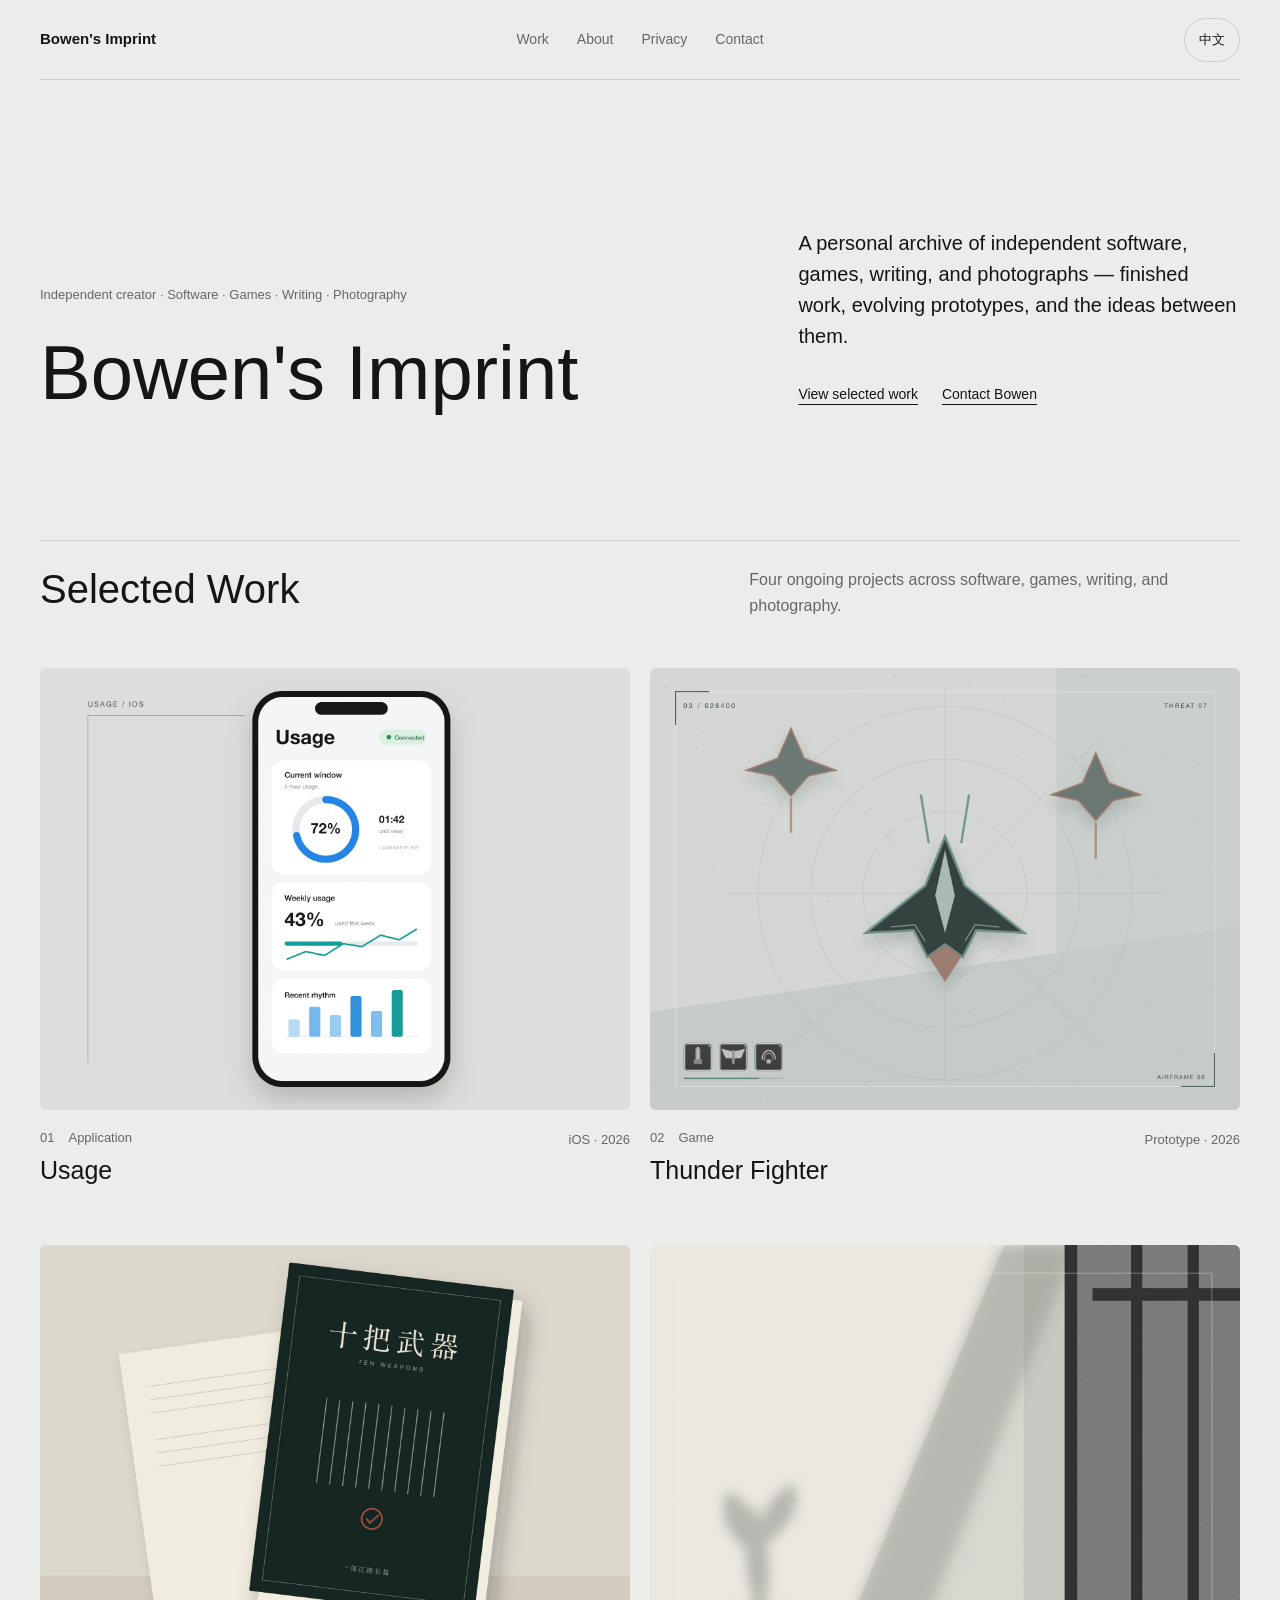
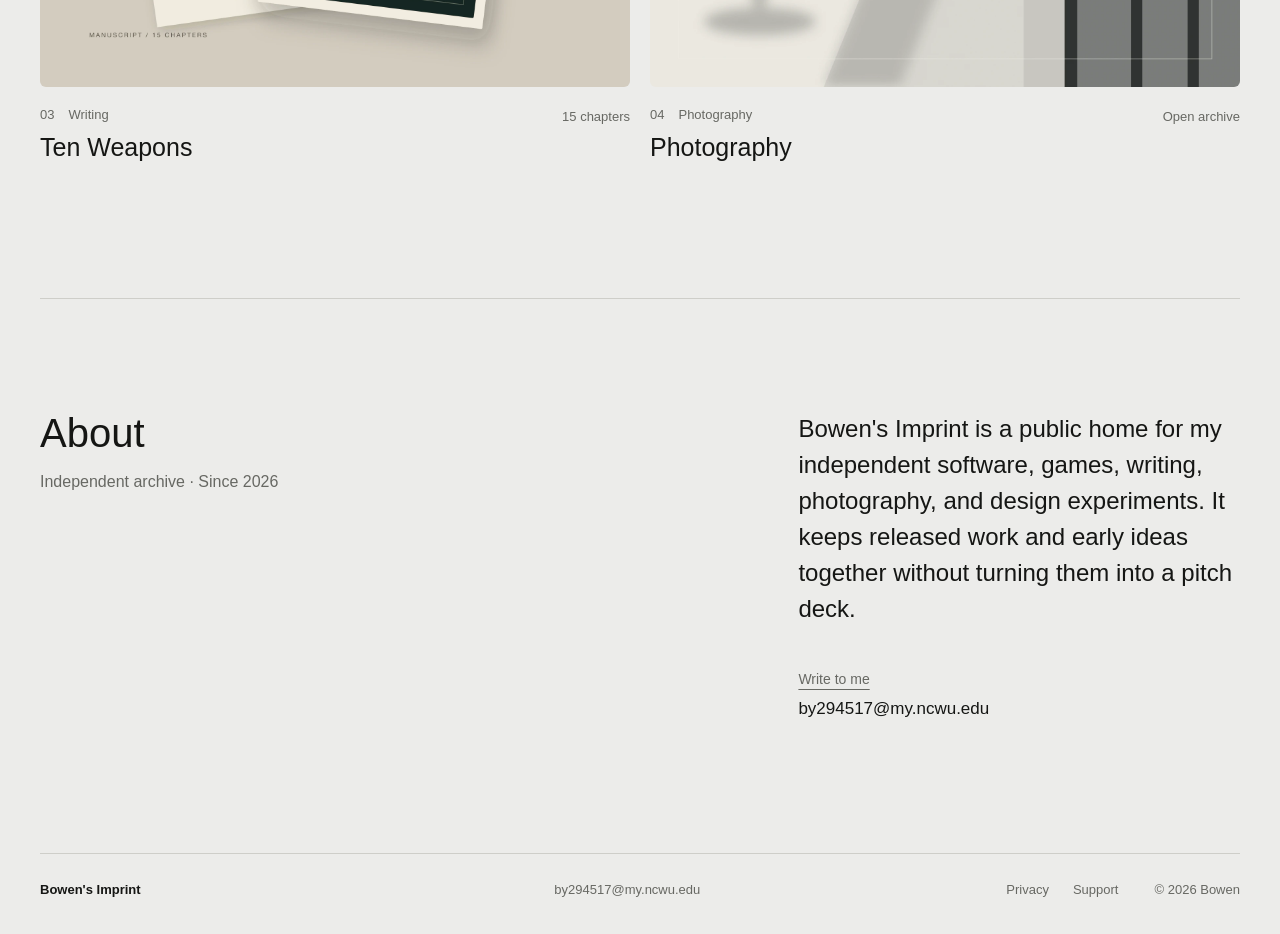
<file: index.html>
<!doctype html>
<html lang="en" data-language="en">
  <head>
    <meta charset="utf-8">
    <meta name="viewport" content="width=device-width, initial-scale=1">
    <meta name="theme-color" content="#ececea">
    <meta name="description" content="Independent software, games, writing, and photography by Bowen.">
    <title>Bowen's Imprint</title>
    <link rel="icon" href="assets/favicon.svg" type="image/svg+xml">
    <link rel="preload" href="assets/images/usage.webp" as="image" type="image/webp">
    <link rel="stylesheet" href="assets/styles.css">
    <script src="assets/i18n.js" defer></script>
    <script src="assets/main.js" defer></script>
  </head>
  <body data-page="home">
    <a class="skip-link" href="#works" data-i18n="shared.skipWorks">Skip to work</a>

    <header class="site-header">
      <div class="header-inner page-shell">
        <a class="site-mark" href="./" data-i18n="shared.brand" data-i18n-aria-label="shared.homeLabel" aria-label="Bowen's Imprint home">Bowen's Imprint</a>
        <nav class="header-nav" data-i18n-aria-label="shared.navLabel" aria-label="Primary navigation">
          <a href="#works" data-i18n="shared.navWork">Work</a>
          <a href="#about" data-i18n="shared.navAbout">About</a>
          <a href="privacy/usage/" data-i18n="shared.navPrivacy">Privacy</a>
          <a href="mailto:by294517@my.ncwu.edu" data-i18n="shared.navContact">Contact</a>
        </nav>
        <button class="language-toggle" type="button" data-language-toggle aria-label="Switch to Chinese" title="Switch to Chinese">中文</button>
      </div>
    </header>

    <main>
      <section class="hero" aria-labelledby="page-title">
        <div class="hero-grid page-shell">
          <div class="hero-heading">
            <p class="eyebrow" data-i18n="home.eyebrow">Independent creator · Software · Games · Writing · Photography</p>
            <h1 id="page-title" data-i18n="home.heroTitle">Bowen's Imprint</h1>
          </div>
          <div class="hero-copy">
            <p data-i18n="home.heroBody">A personal archive of independent software, games, writing, and photographs — finished work, evolving prototypes, and the ideas between them.</p>
            <div class="text-links">
              <a href="#works" data-i18n="home.viewWork">View selected work</a>
              <a href="mailto:by294517@my.ncwu.edu" data-i18n="home.contact">Contact Bowen</a>
            </div>
          </div>
        </div>
      </section>

      <section class="works page-shell" id="works" aria-labelledby="works-title">
        <header class="section-intro">
          <h2 id="works-title" data-i18n="home.workTitle">Selected Work</h2>
          <p data-i18n="home.workIntro">Four ongoing projects across software, games, writing, and photography.</p>
        </header>

        <div class="project-grid">
          <article class="project">
            <div class="project-visual" tabindex="0" data-project data-i18n-aria-label="home.projects.usage.aria" aria-label="Usage, an iOS application">
              <img src="assets/images/usage.webp" width="1800" height="1350" data-i18n-alt="home.projects.usage.alt" alt="Usage iOS app interface showing current and weekly AI usage" fetchpriority="high">
              <div class="project-overlay">
                <p class="project-state" data-i18n="home.projects.usage.state">Available for iOS</p>
                <div class="project-overlay-copy">
                  <p data-i18n="home.projects.usage.description">A clear view of AI usage, reset timing, and weekly rhythm.</p>
                  <nav class="project-links" data-i18n-aria-label="home.projects.usage.linksLabel" aria-label="Usage links">
                    <a href="privacy/usage/" data-i18n="home.projects.usage.privacy">Privacy</a>
                    <a href="support/usage/" data-i18n="home.projects.usage.support">Support</a>
                  </nav>
                </div>
              </div>
            </div>
            <div class="project-caption">
              <div>
                <p class="project-category"><span>01</span><span data-i18n="home.projects.usage.category">Application</span></p>
                <h3 data-i18n="home.projects.usage.title">Usage</h3>
              </div>
              <p class="project-meta" data-i18n="home.projects.usage.meta">iOS · 2026</p>
            </div>
          </article>

          <article class="project">
            <div class="project-visual" tabindex="0" data-project data-i18n-aria-label="home.projects.game.aria" aria-label="Thunder Fighter, an experimental game">
              <img src="assets/images/thunder-fighter.webp" width="1800" height="1350" data-i18n-alt="home.projects.game.alt" alt="Thunder Fighter space combat interface with aircraft, enemies, and equipment HUD" loading="lazy">
              <div class="project-overlay">
                <p class="project-state" data-i18n="home.projects.game.state">In development</p>
                <div class="project-overlay-copy">
                  <p data-i18n="home.projects.game.description">Aircraft combat shaped by pilots, equipment, systems, and upgrades.</p>
                </div>
              </div>
            </div>
            <div class="project-caption">
              <div>
                <p class="project-category"><span>02</span><span data-i18n="home.projects.game.category">Game</span></p>
                <h3 data-i18n="home.projects.game.title">Thunder Fighter</h3>
              </div>
              <p class="project-meta" data-i18n="home.projects.game.meta">Prototype · 2026</p>
            </div>
          </article>

          <article class="project">
            <div class="project-visual" tabindex="0" data-project data-i18n-aria-label="home.projects.book.aria" aria-label="Ten Weapons, a Chinese wuxia novel">
              <img src="assets/images/ten-weapons.webp" width="1800" height="1350" data-i18n-alt="home.projects.book.alt" alt="Dark green book cover for the novel Ten Weapons" loading="lazy">
              <div class="project-overlay">
                <p class="project-state" data-i18n="home.projects.book.state">Manuscript</p>
                <div class="project-overlay-copy">
                  <p data-i18n="home.projects.book.description">A long-form wuxia world told through its people and weapons.</p>
                </div>
              </div>
            </div>
            <div class="project-caption">
              <div>
                <p class="project-category"><span>03</span><span data-i18n="home.projects.book.category">Writing</span></p>
                <h3 data-i18n="home.projects.book.title">Ten Weapons</h3>
              </div>
              <p class="project-meta" data-i18n="home.projects.book.meta">15 chapters</p>
            </div>
          </article>

          <article class="project">
            <div class="project-visual" tabindex="0" data-project data-i18n-aria-label="home.projects.photography.aria" aria-label="Photography archive">
              <img src="assets/images/photography-placeholder.webp" width="1800" height="1350" data-i18n-alt="home.projects.photography.alt" alt="Quiet architectural light and shadow reserved for the photography archive" loading="lazy">
              <div class="project-overlay">
                <p class="project-state" data-i18n="home.projects.photography.state">First selection pending</p>
                <div class="project-overlay-copy">
                  <p data-i18n="home.projects.photography.description">Personal observations, travel fragments, and quiet records of place.</p>
                </div>
              </div>
            </div>
            <div class="project-caption">
              <div>
                <p class="project-category"><span>04</span><span data-i18n="home.projects.photography.category">Photography</span></p>
                <h3 data-i18n="home.projects.photography.title">Photography</h3>
              </div>
              <p class="project-meta" data-i18n="home.projects.photography.meta">Open archive</p>
            </div>
          </article>
        </div>
      </section>

      <section class="about page-shell" id="about" aria-labelledby="about-title">
        <header class="section-intro about-heading">
          <h2 id="about-title" data-i18n="home.aboutTitle">About</h2>
          <p data-i18n="home.aboutKicker">Independent archive · Since 2026</p>
        </header>
        <div class="about-copy">
          <p data-i18n="home.aboutBody">Bowen's Imprint is a public home for my independent software, games, writing, photography, and design experiments. It keeps released work and early ideas together without turning them into a pitch deck.</p>
          <a href="mailto:by294517@my.ncwu.edu">
            <span data-i18n="home.emailLabel">Write to me</span>
            <strong>by294517@my.ncwu.edu</strong>
          </a>
        </div>
      </section>
    </main>

    <footer class="site-footer" id="contact">
      <div class="footer-inner page-shell">
        <p class="footer-name" data-i18n="shared.brand">Bowen's Imprint</p>
        <a class="footer-contact" href="mailto:by294517@my.ncwu.edu">by294517@my.ncwu.edu</a>
        <nav class="footer-links" data-i18n-aria-label="shared.footerNavLabel" aria-label="Legal and support links">
          <a href="privacy/usage/" data-i18n="shared.navPrivacy">Privacy</a>
          <a href="support/usage/" data-i18n="shared.navSupport">Support</a>
        </nav>
        <p class="footer-year" data-i18n="shared.copyright">© 2026 Bowen</p>
      </div>
    </footer>
  </body>
</html>
</file>
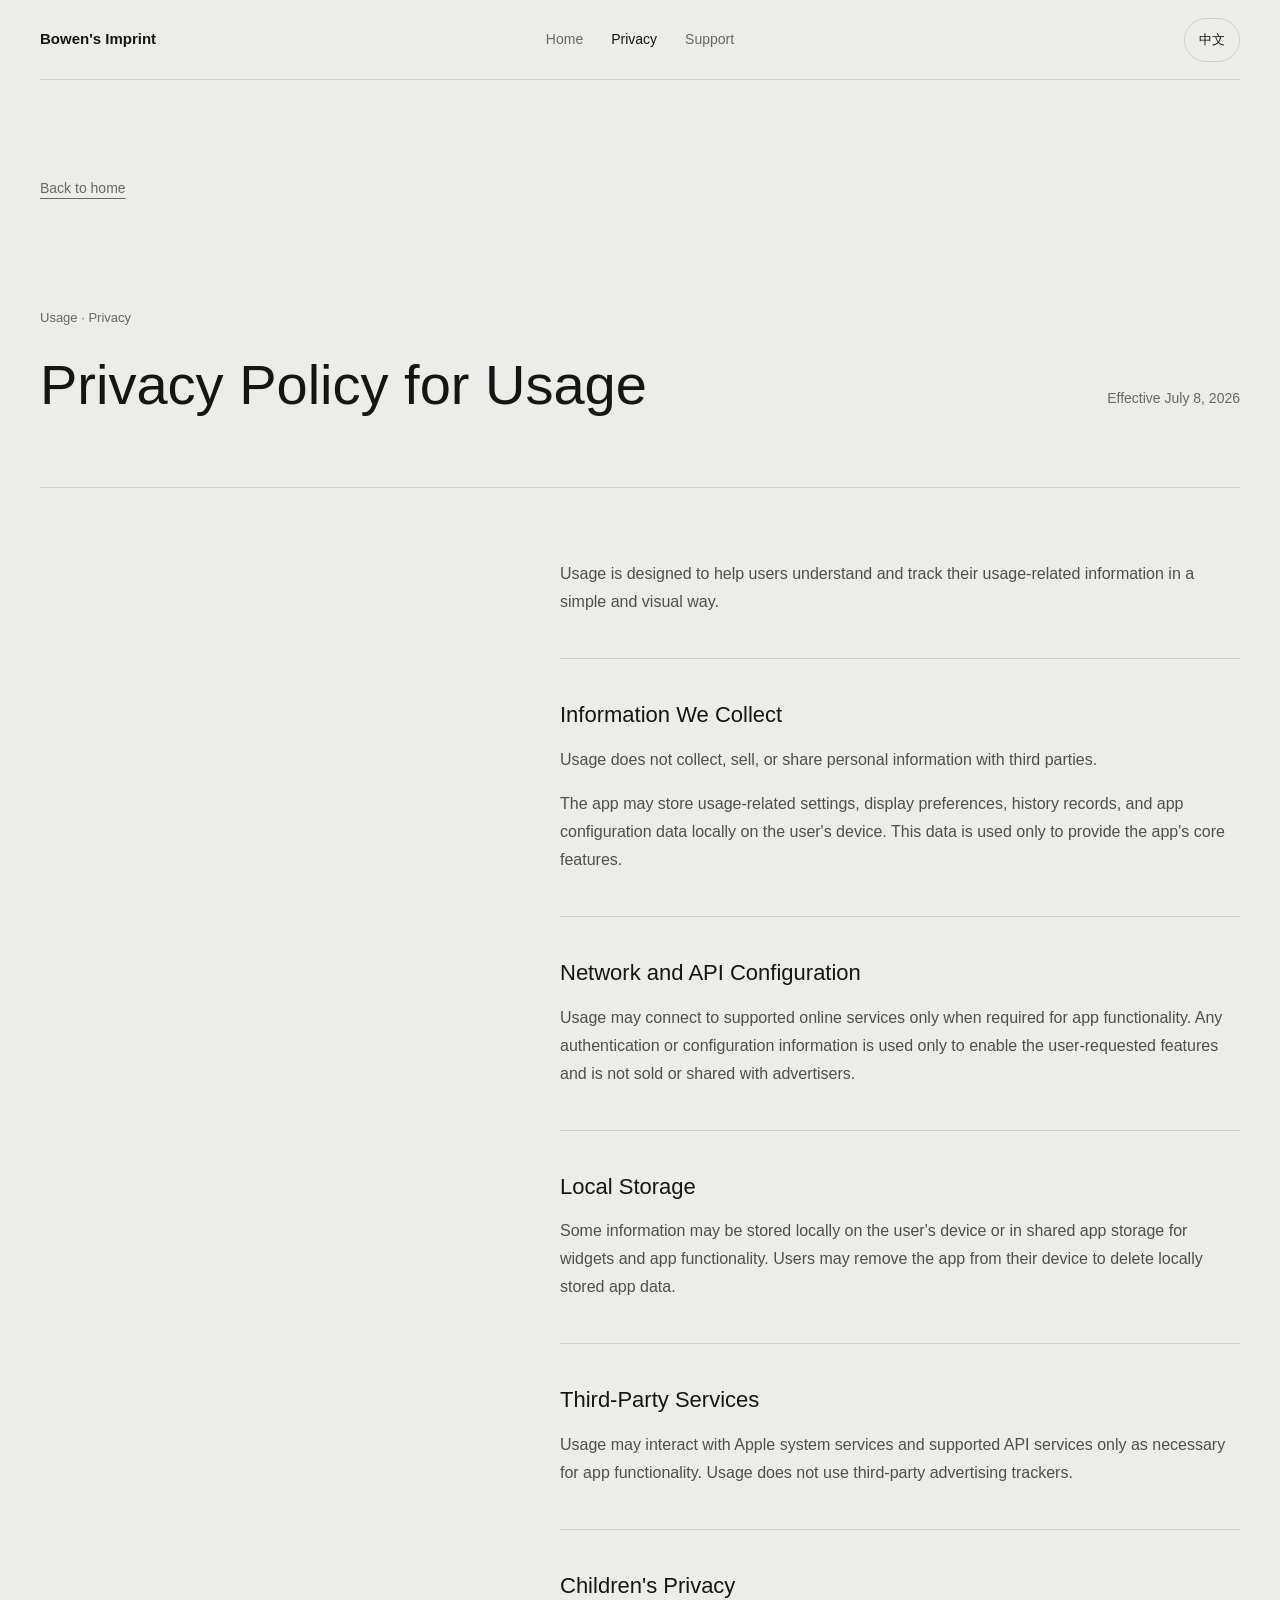
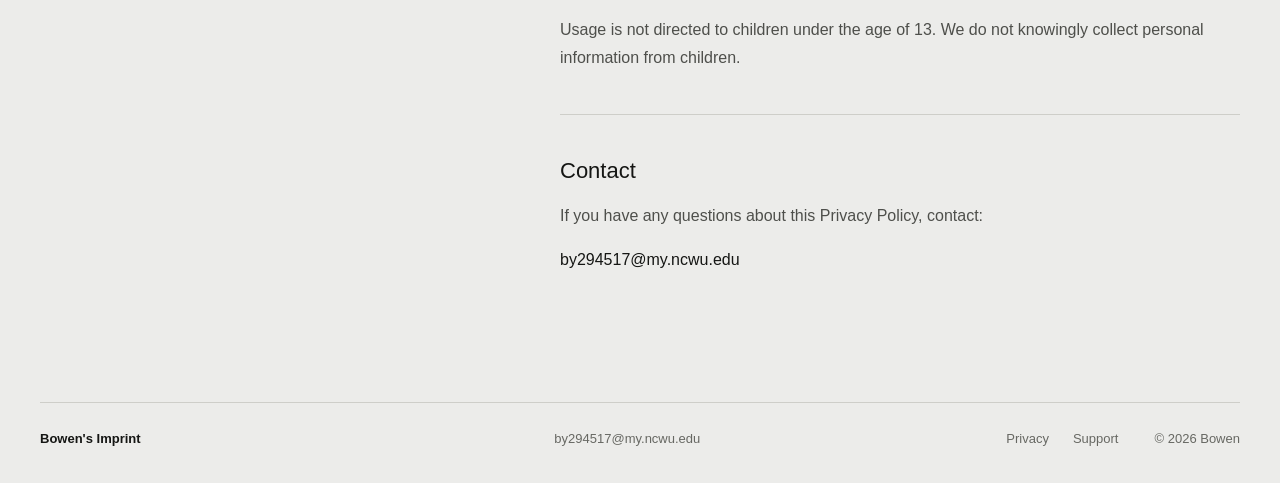
<file: privacy/usage/index.html>
<!doctype html>
<html lang="en" data-language="en">
  <head>
    <meta charset="utf-8">
    <meta name="viewport" content="width=device-width, initial-scale=1">
    <meta name="theme-color" content="#ececea">
    <meta name="description" content="Privacy Policy for Usage, an iOS app by Bowen's Imprint.">
    <title>Privacy Policy for Usage | Bowen's Imprint</title>
    <link rel="icon" href="../../assets/favicon.svg" type="image/svg+xml">
    <link rel="stylesheet" href="../../assets/styles.css">
    <script src="../../assets/i18n.js" defer></script>
    <script src="../../assets/main.js" defer></script>
  </head>
  <body class="legal-page" data-page="privacy">
    <a class="skip-link" href="#policy" data-i18n="shared.skipPolicy">Skip to privacy policy</a>

    <header class="site-header">
      <div class="header-inner page-shell">
        <a class="site-mark" href="../../" data-i18n="shared.brand" data-i18n-aria-label="shared.homeLabel" aria-label="Bowen's Imprint home">Bowen's Imprint</a>
        <nav class="header-nav" data-i18n-aria-label="shared.navLabel" aria-label="Primary navigation">
          <a href="../../" data-i18n="shared.navHome">Home</a>
          <a href="./" aria-current="page" data-i18n="shared.navPrivacy">Privacy</a>
          <a href="../../support/usage/" data-i18n="shared.navSupport">Support</a>
        </nav>
        <button class="language-toggle" type="button" data-language-toggle aria-label="Switch to Chinese" title="Switch to Chinese">中文</button>
      </div>
    </header>

    <main class="legal-main page-shell" id="policy">
      <a class="document-back" href="../../" data-i18n="privacy.back">Back to home</a>

      <header class="legal-hero">
        <p class="eyebrow" data-i18n="privacy.pageNote">Usage · Privacy</p>
        <h1 data-i18n="privacy.title">Privacy Policy for Usage</h1>
        <p class="legal-date" data-i18n="privacy.effectiveDate">Effective July 8, 2026</p>
      </header>

      <article class="legal-document">
        <p class="legal-intro" data-i18n="privacy.intro">Usage is designed to help users understand and track their usage-related information in a simple and visual way.</p>

        <section>
          <h2 data-i18n="privacy.informationTitle">Information We Collect</h2>
          <p data-i18n="privacy.informationP1">Usage does not collect, sell, or share personal information with third parties.</p>
          <p data-i18n="privacy.informationP2">The app may store usage-related settings, display preferences, history records, and app configuration data locally on the user's device. This data is used only to provide the app's core features.</p>
        </section>

        <section>
          <h2 data-i18n="privacy.networkTitle">Network and API Configuration</h2>
          <p data-i18n="privacy.networkP">Usage may connect to supported online services only when required for app functionality. Any authentication or configuration information is used only to enable the user-requested features and is not sold or shared with advertisers.</p>
        </section>

        <section>
          <h2 data-i18n="privacy.storageTitle">Local Storage</h2>
          <p data-i18n="privacy.storageP">Some information may be stored locally on the user's device or in shared app storage for widgets and app functionality. Users may remove the app from their device to delete locally stored app data.</p>
        </section>

        <section>
          <h2 data-i18n="privacy.thirdPartyTitle">Third-Party Services</h2>
          <p data-i18n="privacy.thirdPartyP">Usage may interact with Apple system services and supported API services only as necessary for app functionality. Usage does not use third-party advertising trackers.</p>
        </section>

        <section>
          <h2 data-i18n="privacy.childrenTitle">Children's Privacy</h2>
          <p data-i18n="privacy.childrenP">Usage is not directed to children under the age of 13. We do not knowingly collect personal information from children.</p>
        </section>

        <section>
          <h2 data-i18n="privacy.contactTitle">Contact</h2>
          <p data-i18n="privacy.contactP">If you have any questions about this Privacy Policy, contact:</p>
          <p><a href="mailto:by294517@my.ncwu.edu">by294517@my.ncwu.edu</a></p>
        </section>
      </article>
    </main>

    <footer class="site-footer legal-footer">
      <div class="footer-inner page-shell">
        <p class="footer-name" data-i18n="shared.brand">Bowen's Imprint</p>
        <a class="footer-contact" href="mailto:by294517@my.ncwu.edu">by294517@my.ncwu.edu</a>
        <nav class="footer-links" data-i18n-aria-label="shared.footerNavLabel" aria-label="Legal and support links">
          <a href="./" aria-current="page" data-i18n="shared.navPrivacy">Privacy</a>
          <a href="../../support/usage/" data-i18n="shared.navSupport">Support</a>
        </nav>
        <p class="footer-year" data-i18n="shared.copyright">© 2026 Bowen</p>
      </div>
    </footer>
  </body>
</html>
</file>
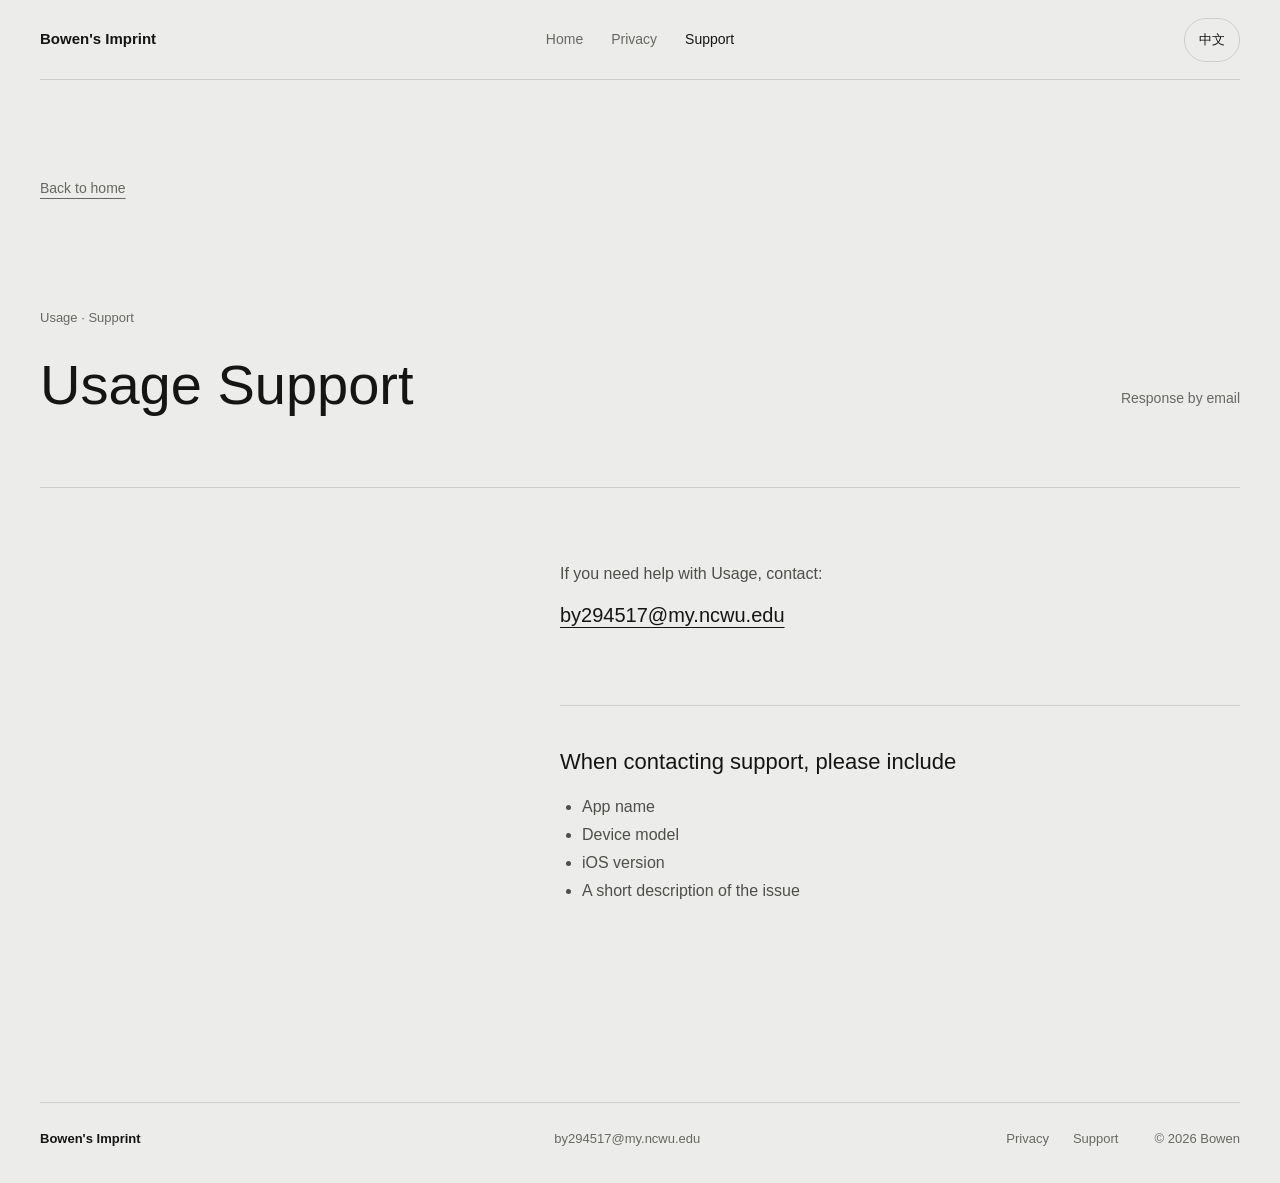
<file: support/usage/index.html>
<!doctype html>
<html lang="en" data-language="en">
  <head>
    <meta charset="utf-8">
    <meta name="viewport" content="width=device-width, initial-scale=1">
    <meta name="theme-color" content="#ececea">
    <meta name="description" content="Support for Usage, an iOS app by Bowen's Imprint.">
    <title>Usage Support | Bowen's Imprint</title>
    <link rel="icon" href="../../assets/favicon.svg" type="image/svg+xml">
    <link rel="stylesheet" href="../../assets/styles.css">
    <script src="../../assets/i18n.js" defer></script>
    <script src="../../assets/main.js" defer></script>
  </head>
  <body class="legal-page" data-page="support">
    <a class="skip-link" href="#support" data-i18n="shared.skipSupport">Skip to support</a>

    <header class="site-header">
      <div class="header-inner page-shell">
        <a class="site-mark" href="../../" data-i18n="shared.brand" data-i18n-aria-label="shared.homeLabel" aria-label="Bowen's Imprint home">Bowen's Imprint</a>
        <nav class="header-nav" data-i18n-aria-label="shared.navLabel" aria-label="Primary navigation">
          <a href="../../" data-i18n="shared.navHome">Home</a>
          <a href="../../privacy/usage/" data-i18n="shared.navPrivacy">Privacy</a>
          <a href="./" aria-current="page" data-i18n="shared.navSupport">Support</a>
        </nav>
        <button class="language-toggle" type="button" data-language-toggle aria-label="Switch to Chinese" title="Switch to Chinese">中文</button>
      </div>
    </header>

    <main class="legal-main page-shell" id="support">
      <a class="document-back" href="../../" data-i18n="support.back">Back to home</a>

      <header class="legal-hero">
        <p class="eyebrow" data-i18n="support.pageNote">Usage · Support</p>
        <h1 data-i18n="support.title">Usage Support</h1>
        <p class="legal-date" data-i18n="support.responseNote">Response by email</p>
      </header>

      <article class="legal-document support-document">
        <p class="legal-intro" data-i18n="support.intro">If you need help with Usage, contact:</p>
        <p class="support-email"><a href="mailto:by294517@my.ncwu.edu">by294517@my.ncwu.edu</a></p>

        <section>
          <h2 data-i18n="support.includeTitle">When contacting support, please include</h2>
          <ul>
            <li data-i18n="support.appName">App name</li>
            <li data-i18n="support.deviceModel">Device model</li>
            <li data-i18n="support.iosVersion">iOS version</li>
            <li data-i18n="support.issueDescription">A short description of the issue</li>
          </ul>
        </section>
      </article>
    </main>

    <footer class="site-footer legal-footer">
      <div class="footer-inner page-shell">
        <p class="footer-name" data-i18n="shared.brand">Bowen's Imprint</p>
        <a class="footer-contact" href="mailto:by294517@my.ncwu.edu">by294517@my.ncwu.edu</a>
        <nav class="footer-links" data-i18n-aria-label="shared.footerNavLabel" aria-label="Legal and support links">
          <a href="../../privacy/usage/" data-i18n="shared.navPrivacy">Privacy</a>
          <a href="./" aria-current="page" data-i18n="shared.navSupport">Support</a>
        </nav>
        <p class="footer-year" data-i18n="shared.copyright">© 2026 Bowen</p>
      </div>
    </footer>
  </body>
</html>
</file>
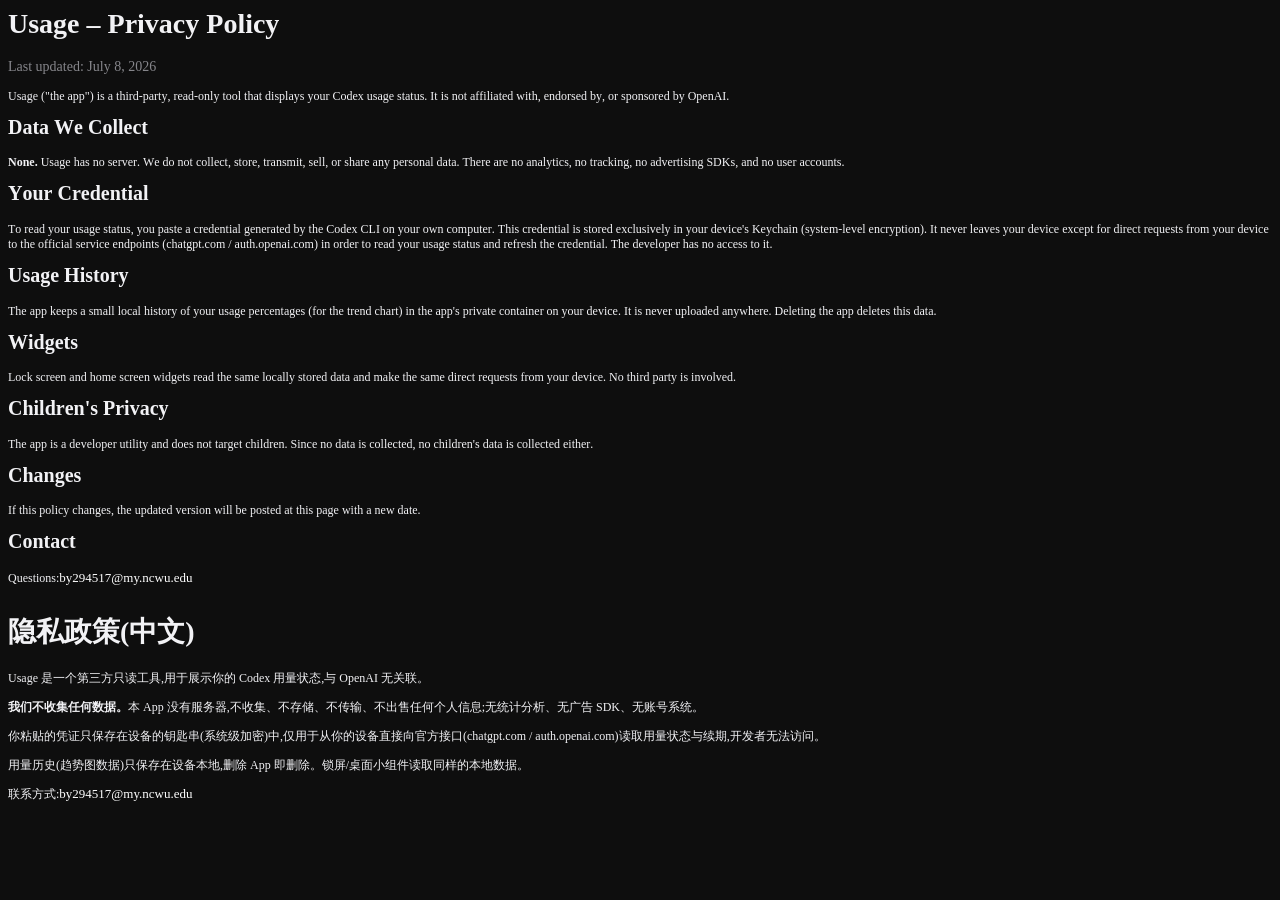
<file: privacy.html>
<!DOCTYPE html PUBLIC "-//W3C//DTD HTML 4.01//EN" "http://www.w3.org/TR/html4/strict.dtd">
<html>
<head>
  <meta http-equiv="Content-Type" content="text/html; charset=utf-8">
  <meta http-equiv="Content-Style-Type" content="text/css">
  <title></title>
  <meta name="Generator" content="Cocoa HTML Writer">
  <meta name="CocoaVersion" content="2685.6">
  <style type="text/css">
    body {background-color: #0e0e0e}
    p.p2 {margin: 0.0px 0.0px 14.0px 0.0px; font: 14.0px 'Helvetica Neue'; color: #86868b; -webkit-text-stroke: #86868b}
    p.p3 {margin: 0.0px 0.0px 12.0px 0.0px; font: 12.0px 'Helvetica Neue'; color: #f2f2f5; -webkit-text-stroke: #f2f2f5}
    p.p5 {margin: 0.0px 0.0px 12.0px 0.0px; font: 13.0px 'Helvetica Neue'; color: #ffffff}
    p.p6 {margin: 0.0px 0.0px 0.0px 0.0px; font: 12.0px 'Helvetica Neue'; color: #6d6d6d; -webkit-text-stroke: #6d6d6d; min-height: 15.0px}
    p.p8 {margin: 0.0px 0.0px 12.0px 0.0px; font: 12.0px 'PingFang SC'; color: #f2f2f5; -webkit-text-stroke: #f2f2f5}
    span.s1 {font-kerning: none}
    span.s2 {font: 12.0px 'Helvetica Neue'; font-kerning: none; color: #f2f2f5; -webkit-text-stroke: 0px #f2f2f5}
    span.s3 {font: 28.0px 'Helvetica Neue'; font-kerning: none}
    span.s4 {font: 28.0px 'PingFang SC'; font-kerning: none}
    span.s5 {font: 12.0px 'Helvetica Neue'; font-kerning: none}
    span.s6 {font: 12.0px '.AppleSimplifiedChineseFont'; font-kerning: none}
    span.s7 {font: 12.0px 'PingFang SC'; font-kerning: none; color: #f2f2f5; -webkit-text-stroke: 0px #f2f2f5}
  </style>
</head>
<body>
<h1 style="margin: 0.0px 0.0px 18.8px 0.0px; font: 28.0px 'Helvetica Neue'; color: #f2f2f5; -webkit-text-stroke: #f2f2f5"><span class="s1"><b>Usage – Privacy Policy</b></span></h1>
<p class="p2"><span class="s1">Last updated: July 8, 2026</span></p>
<p class="p3"><span class="s1">Usage ("the app") is a third-party, read-only tool that displays your Codex usage status. It is not affiliated with, endorsed by, or sponsored by OpenAI.</span></p>
<h2 style="margin: 0.0px 0.0px 16.6px 0.0px; font: 20.0px 'Helvetica Neue'; color: #f2f2f5; -webkit-text-stroke: #f2f2f5"><span class="s1"><b>Data We Collect</b></span></h2>
<p class="p3"><span class="s1"><b>None.</b> Usage has no server. We do not collect, store, transmit, sell, or share any personal data. There are no analytics, no tracking, no advertising SDKs, and no user accounts.</span></p>
<h2 style="margin: 0.0px 0.0px 16.6px 0.0px; font: 20.0px 'Helvetica Neue'; color: #f2f2f5; -webkit-text-stroke: #f2f2f5"><span class="s1"><b>Your Credential</b></span></h2>
<p class="p3"><span class="s1">To read your usage status, you paste a credential generated by the Codex CLI on your own computer. This credential is stored exclusively in your device's Keychain (system-level encryption). It never leaves your device except for direct requests from your device to the official service endpoints (chatgpt.com / auth.openai.com) in order to read your usage status and refresh the credential. The developer has no access to it.</span></p>
<h2 style="margin: 0.0px 0.0px 16.6px 0.0px; font: 20.0px 'Helvetica Neue'; color: #f2f2f5; -webkit-text-stroke: #f2f2f5"><span class="s1"><b>Usage History</b></span></h2>
<p class="p3"><span class="s1">The app keeps a small local history of your usage percentages (for the trend chart) in the app's private container on your device. It is never uploaded anywhere. Deleting the app deletes this data.</span></p>
<h2 style="margin: 0.0px 0.0px 16.6px 0.0px; font: 20.0px 'Helvetica Neue'; color: #f2f2f5; -webkit-text-stroke: #f2f2f5"><span class="s1"><b>Widgets</b></span></h2>
<p class="p3"><span class="s1">Lock screen and home screen widgets read the same locally stored data and make the same direct requests from your device. No third party is involved.</span></p>
<h2 style="margin: 0.0px 0.0px 16.6px 0.0px; font: 20.0px 'Helvetica Neue'; color: #f2f2f5; -webkit-text-stroke: #f2f2f5"><span class="s1"><b>Children's Privacy</b></span></h2>
<p class="p3"><span class="s1">The app is a developer utility and does not target children. Since no data is collected, no children's data is collected either.</span></p>
<h2 style="margin: 0.0px 0.0px 16.6px 0.0px; font: 20.0px 'Helvetica Neue'; color: #f2f2f5; -webkit-text-stroke: #f2f2f5"><span class="s1"><b>Changes</b></span></h2>
<p class="p3"><span class="s1">If this policy changes, the updated version will be posted at this page with a new date.</span></p>
<h2 style="margin: 0.0px 0.0px 16.6px 0.0px; font: 20.0px 'Helvetica Neue'; color: #f2f2f5; -webkit-text-stroke: #f2f2f5"><span class="s1"><b>Contact</b></span></h2>
<p class="p5"><span class="s2">Questions:</span>by294517@my.ncwu.edu</p>
<p class="p6"><span class="s1"></span><br></p>
<h1 style="margin: 0.0px 0.0px 18.8px 0.0px; font: 28.0px '.PingFang UI SC'; color: #f2f2f5; -webkit-text-stroke: #f2f2f5"><span class="s1"><b>隐私政策</b></span><span class="s3"><b>(</b></span><span class="s4"><b>中文</b></span><span class="s3"><b>)</b></span></h1>
<p class="p8"><span class="s5">Usage </span><span class="s1">是一个第三方只读工具</span><span class="s5">,</span><span class="s1">用于展示你的</span><span class="s5"> Codex </span><span class="s1">用量状态</span><span class="s5">,</span><span class="s1">与</span><span class="s5"> OpenAI </span><span class="s1">无关联。</span></p>
<p class="p8"><span class="s6"><b>我们不收集任何数据。</b></span><span class="s1">本</span><span class="s5"> App </span><span class="s1">没有服务器</span><span class="s5">,</span><span class="s1">不收集、不存储、不传输、不出售任何个人信息</span><span class="s5">;</span><span class="s1">无统计分析、无广告</span><span class="s5"> SDK</span><span class="s1">、无账号系统。</span></p>
<p class="p8"><span class="s1">你粘贴的凭证只保存在设备的钥匙串</span><span class="s5">(</span><span class="s1">系统级加密</span><span class="s5">)</span><span class="s1">中</span><span class="s5">,</span><span class="s1">仅用于从你的设备直接向官方接口</span><span class="s5">(chatgpt.com / auth.openai.com)</span><span class="s1">读取用量状态与续期</span><span class="s5">,</span><span class="s1">开发者无法访问。</span></p>
<p class="p8"><span class="s1">用量历史</span><span class="s5">(</span><span class="s1">趋势图数据</span><span class="s5">)</span><span class="s1">只保存在设备本地</span><span class="s5">,</span><span class="s1">删除</span><span class="s5"> App </span><span class="s1">即删除。锁屏</span><span class="s5">/</span><span class="s1">桌面小组件读取同样的本地数据。</span></p>
<p class="p5"><span class="s7">联系方式</span><span class="s2">:</span>by294517@my.ncwu.edu</p>
</body>
</html>
</file>
<file: assets/styles.css>
:root {
  color-scheme: light;
  --page: #ececea;
  --surface: #f6f6f3;
  --ink: #151614;
  --muted: #676863;
  --line: #cecec9;
  --overlay: rgba(16, 17, 15, 0.46);
  --font-en: -apple-system, BlinkMacSystemFont, "SF Pro Text", "Helvetica Neue", Helvetica, Arial, sans-serif;
  --font-zh: "PingFang SC", "Hiragino Sans GB", "Microsoft YaHei", "Noto Sans CJK SC", sans-serif;
  --gutter: 40px;
  --content-width: 1440px;
  --measure: 680px;
}

* {
  box-sizing: border-box;
}

html {
  scroll-behavior: smooth;
}

body {
  margin: 0;
  min-width: 320px;
  background: var(--page);
  color: var(--ink);
  font-family: var(--font-en);
  font-size: 16px;
  line-height: 1.5;
  text-rendering: optimizeLegibility;
  -webkit-font-smoothing: antialiased;
}

html[data-language="zh"] body {
  font-family: var(--font-zh);
}

a {
  color: inherit;
  text-decoration: none;
}

img {
  display: block;
  max-width: 100%;
}

button {
  font: inherit;
}

a:focus-visible,
button:focus-visible,
[tabindex]:focus-visible {
  outline: 2px solid var(--ink);
  outline-offset: 4px;
}

.page-shell {
  width: min(calc(100% - (var(--gutter) * 2)), var(--content-width));
  margin-inline: auto;
}

.skip-link {
  position: absolute;
  top: -80px;
  left: 12px;
  z-index: 100;
  padding: 10px 14px;
  background: var(--ink);
  color: var(--surface);
}

.keyboard-navigation .skip-link:focus {
  top: 12px;
}

.site-header {
  position: relative;
  z-index: 20;
}

.header-inner {
  display: grid;
  grid-template-columns: 1fr auto 1fr;
  align-items: center;
  min-height: 80px;
  border-bottom: 1px solid var(--line);
}

.site-mark {
  justify-self: start;
  font-size: 15px;
  font-weight: 600;
}

.header-nav {
  display: flex;
  align-items: center;
  justify-content: center;
  gap: 28px;
  font-size: 14px;
}

.header-nav a,
.footer-links a,
.footer-contact {
  color: var(--muted);
  transition: color 160ms ease;
}

.header-nav a:hover,
.header-nav a:focus-visible,
.header-nav a[aria-current="page"],
.footer-links a:hover,
.footer-links a:focus-visible,
.footer-contact:hover,
.footer-contact:focus-visible {
  color: var(--ink);
}

.language-toggle {
  justify-self: end;
  min-width: 52px;
  min-height: 44px;
  border: 1px solid var(--line);
  border-radius: 999px;
  padding: 0 14px;
  background: transparent;
  color: var(--ink);
  cursor: pointer;
  font-size: 13px;
  transition: background 160ms ease, border-color 160ms ease;
}

.language-toggle:hover {
  border-color: #a9aaa5;
  background: rgba(255, 255, 255, 0.35);
}

.hero {
  padding: 148px 0 128px;
}

.hero-grid {
  display: grid;
  grid-template-columns: minmax(0, 1.2fr) minmax(320px, 0.8fr);
  align-items: end;
  gap: 96px;
}

.eyebrow {
  margin: 0 0 30px;
  color: var(--muted);
  font-size: 13px;
}

.hero h1 {
  max-width: 860px;
  margin: 0;
  font-size: 76px;
  font-weight: 500;
  line-height: 1.02;
}

.hero-copy {
  max-width: 530px;
  padding-bottom: 7px;
}

.hero-copy > p {
  margin: 0;
  font-size: 20px;
  line-height: 1.55;
}

.text-links {
  display: flex;
  flex-wrap: wrap;
  gap: 24px;
  margin-top: 32px;
  font-size: 14px;
}

.text-links a,
.about-copy a span,
.document-back,
.legal-copy a,
.support-email a {
  text-decoration: underline;
  text-decoration-thickness: 1px;
  text-underline-offset: 5px;
}

.works {
  padding-bottom: 136px;
}

.section-intro {
  display: grid;
  grid-template-columns: minmax(0, 1fr) minmax(320px, 0.8fr);
  gap: 96px;
  margin-bottom: 48px;
  padding-top: 26px;
  border-top: 1px solid var(--line);
}

.section-intro h2,
.section-intro p {
  margin: 0;
}

.section-intro h2 {
  font-size: 40px;
  font-weight: 500;
  line-height: 1.1;
}

.section-intro > p {
  max-width: 530px;
  color: var(--muted);
  font-size: 16px;
  line-height: 1.65;
}

.project-grid {
  display: grid;
  grid-template-columns: repeat(2, minmax(0, 1fr));
  column-gap: 20px;
  row-gap: 60px;
}

.project {
  min-width: 0;
}

.project-visual {
  position: relative;
  min-width: 0;
  aspect-ratio: 4 / 3;
  overflow: hidden;
  border-radius: 6px;
  background: #d7d7d3;
}

.project-visual > img {
  width: 100%;
  height: 100%;
  object-fit: cover;
  transition: transform 680ms cubic-bezier(0.22, 1, 0.36, 1);
}

.project-overlay {
  position: absolute;
  inset: 0;
  display: flex;
  flex-direction: column;
  justify-content: space-between;
  padding: 28px;
  background: var(--overlay);
  color: #ffffff;
  opacity: 0;
  pointer-events: none;
  transition: opacity 260ms ease;
}

.project-state,
.project-overlay-copy p,
.project-category,
.project-caption h3,
.project-meta {
  margin: 0;
}

.project-state {
  align-self: flex-end;
  font-size: 13px;
}

.project-overlay-copy {
  max-width: 440px;
}

.project-overlay-copy > p {
  font-size: 18px;
  line-height: 1.5;
}

.project-links {
  display: flex;
  gap: 24px;
  margin-top: 24px;
  font-size: 14px;
}

.project-links a {
  padding-bottom: 3px;
  border-bottom: 1px solid rgba(255, 255, 255, 0.72);
}

.project-visual:hover .project-overlay,
.project-visual:focus-visible .project-overlay,
.project-visual:focus-within .project-overlay,
.project-visual.is-active .project-overlay {
  opacity: 1;
  pointer-events: auto;
}

.project-visual:hover > img,
.project-visual:focus-visible > img,
.project-visual:focus-within > img,
.project-visual.is-active > img {
  transform: scale(1.018);
}

.project-caption {
  display: grid;
  grid-template-columns: minmax(0, 1fr) auto;
  align-items: start;
  gap: 24px;
  padding-top: 18px;
}

.project-category {
  display: flex;
  gap: 14px;
  color: var(--muted);
  font-size: 13px;
}

.project-caption h3 {
  margin-top: 7px;
  font-size: 25px;
  font-weight: 500;
  line-height: 1.2;
}

.project-meta {
  padding-top: 2px;
  color: var(--muted);
  font-size: 13px;
  text-align: right;
}

.about {
  display: grid;
  grid-template-columns: minmax(0, 1.2fr) minmax(320px, 0.8fr);
  gap: 96px;
  padding: 112px 0 132px;
  border-top: 1px solid var(--line);
}

.about-heading {
  display: block;
  margin: 0;
  padding: 0;
  border: 0;
}

.about-heading > p {
  margin-top: 14px;
}

.about-copy > p {
  max-width: 640px;
  margin: 0;
  font-size: 24px;
  line-height: 1.5;
}

.about-copy > a {
  display: inline-flex;
  flex-direction: column;
  gap: 6px;
  margin-top: 42px;
}

.about-copy a span {
  color: var(--muted);
  font-size: 14px;
}

.about-copy a strong {
  font-size: 17px;
  font-weight: 500;
}

.site-footer {
  padding: 0 0 34px;
}

.footer-inner {
  display: grid;
  grid-template-columns: 1.15fr 1fr auto auto;
  align-items: end;
  gap: 36px;
  padding-top: 26px;
  border-top: 1px solid var(--line);
  font-size: 13px;
}

.footer-inner p {
  margin: 0;
}

.footer-name {
  font-weight: 600;
}

.footer-links {
  display: flex;
  gap: 24px;
}

.footer-year {
  color: var(--muted);
}

/* Privacy and support pages */
.legal-main {
  padding: 96px 0 112px;
}

.document-back {
  display: inline-block;
  margin-bottom: 96px;
  color: var(--muted);
  font-size: 14px;
}

.legal-hero {
  display: grid;
  grid-template-columns: minmax(0, 1fr) auto;
  align-items: end;
  gap: 60px;
  padding-bottom: 72px;
  border-bottom: 1px solid var(--line);
}

.legal-hero .eyebrow {
  grid-column: 1 / -1;
  margin-bottom: -32px;
}

.legal-hero h1 {
  max-width: 820px;
  margin: 0;
  font-size: 56px;
  font-weight: 500;
  line-height: 1.08;
}

.legal-date {
  margin: 0 0 6px;
  color: var(--muted);
  font-size: 14px;
  white-space: nowrap;
}

.legal-document {
  max-width: var(--measure);
  margin: 72px 0 0 auto;
}

.legal-intro {
  margin: 0 0 68px;
  font-size: 22px;
  line-height: 1.55;
}

.legal-document section {
  padding-top: 42px;
  margin-top: 42px;
  border-top: 1px solid var(--line);
}

.legal-document h2 {
  margin: 0 0 16px;
  font-size: 22px;
  font-weight: 500;
  line-height: 1.3;
}

.legal-document p,
.legal-document li {
  color: #4e4f4b;
  font-size: 16px;
  line-height: 1.75;
}

.legal-document p {
  margin: 0 0 16px;
}

.legal-document ul {
  margin: 0;
  padding-left: 22px;
}

.legal-document a {
  color: var(--ink);
}

.support-document {
  min-height: 430px;
}

.support-document .legal-intro {
  margin-bottom: 10px;
}

.support-email {
  margin-bottom: 72px !important;
  font-size: 20px !important;
}

.legal-footer {
  padding-top: 0;
}

@media (max-width: 1050px) {
  .hero-grid,
  .section-intro,
  .about {
    gap: 56px;
  }

  .hero h1 {
    font-size: 62px;
  }

  .about-copy > p {
    font-size: 21px;
  }
}

@media (max-width: 820px) {
  :root {
    --gutter: 24px;
  }

  .header-inner {
    grid-template-columns: 1fr auto;
    grid-template-areas:
      "brand language"
      "nav nav";
    row-gap: 16px;
    padding: 18px 0;
  }

  .site-mark {
    grid-area: brand;
  }

  .header-nav {
    grid-area: nav;
    justify-content: flex-start;
  }

  .language-toggle {
    grid-area: language;
  }

  .hero {
    padding: 104px 0 96px;
  }

  .hero-grid,
  .section-intro,
  .about {
    grid-template-columns: 1fr;
  }

  .hero-grid {
    gap: 48px;
  }

  .hero h1 {
    font-size: 56px;
  }

  .hero-copy {
    max-width: 600px;
  }

  .section-intro {
    gap: 18px;
  }

  .project-grid {
    grid-template-columns: 1fr;
  }

  .about {
    gap: 44px;
  }

  .about-copy > p {
    max-width: 680px;
  }

  .footer-inner {
    grid-template-columns: repeat(2, minmax(0, 1fr));
  }

  .legal-hero {
    grid-template-columns: 1fr;
    gap: 22px;
  }

  .legal-hero .eyebrow {
    margin-bottom: 8px;
  }

  .legal-date {
    white-space: normal;
  }

  .legal-document {
    margin-left: 0;
  }
}

@media (max-width: 560px) {
  :root {
    --gutter: 18px;
  }

  .header-nav {
    flex-wrap: wrap;
    gap: 10px 20px;
    font-size: 13px;
  }

  .language-toggle {
    min-width: 48px;
  }

  .hero {
    padding: 84px 0 82px;
  }

  .eyebrow {
    margin-bottom: 24px;
    line-height: 1.6;
  }

  .hero h1 {
    font-size: 46px;
  }

  .hero-copy > p {
    font-size: 18px;
  }

  .works {
    padding-bottom: 96px;
  }

  .section-intro {
    margin-bottom: 32px;
  }

  .section-intro h2 {
    font-size: 32px;
  }

  .project-grid {
    row-gap: 48px;
  }

  .project-visual {
    aspect-ratio: 1 / 1;
    border-radius: 4px;
  }

  .project-overlay {
    padding: 22px;
  }

  .project-overlay-copy > p {
    font-size: 16px;
  }

  .project-caption {
    gap: 18px;
    padding-top: 14px;
  }

  .project-caption h3 {
    font-size: 22px;
  }

  .project-meta,
  .project-category,
  .project-state {
    font-size: 12px;
  }

  .about {
    padding: 80px 0 96px;
  }

  .about-copy > p {
    font-size: 19px;
  }

  .footer-inner {
    grid-template-columns: 1fr;
    gap: 17px;
  }

  .legal-main {
    padding: 70px 0 88px;
  }

  .document-back {
    margin-bottom: 72px;
  }

  .legal-hero {
    padding-bottom: 54px;
  }

  .legal-hero h1 {
    font-size: 40px;
  }

  .legal-document {
    margin-top: 54px;
  }

  .legal-intro {
    margin-bottom: 54px;
    font-size: 19px;
  }

  .legal-document section {
    padding-top: 34px;
    margin-top: 34px;
  }
}

@media (prefers-reduced-motion: reduce) {
  html {
    scroll-behavior: auto;
  }

  *,
  *::before,
  *::after {
    scroll-behavior: auto !important;
    transition-duration: 0.01ms !important;
    animation-duration: 0.01ms !important;
    animation-iteration-count: 1 !important;
  }
}
</file>
